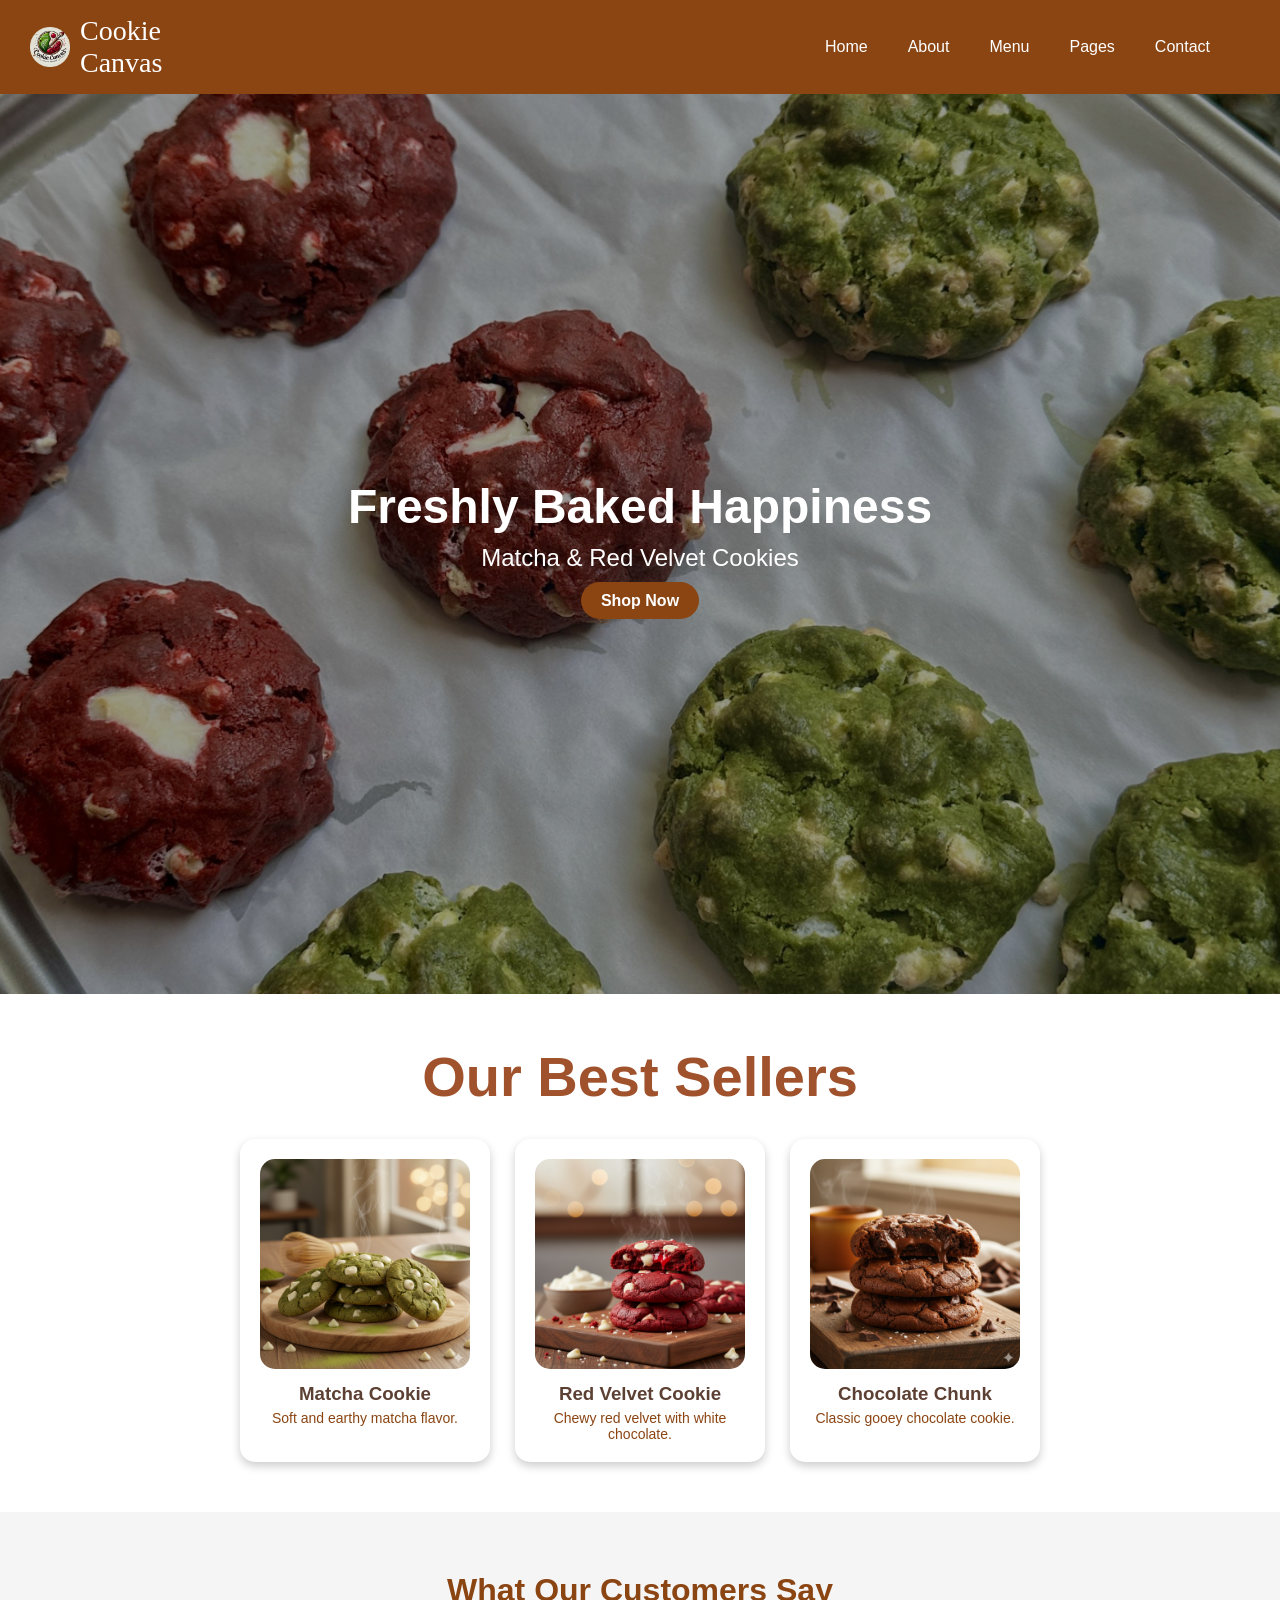
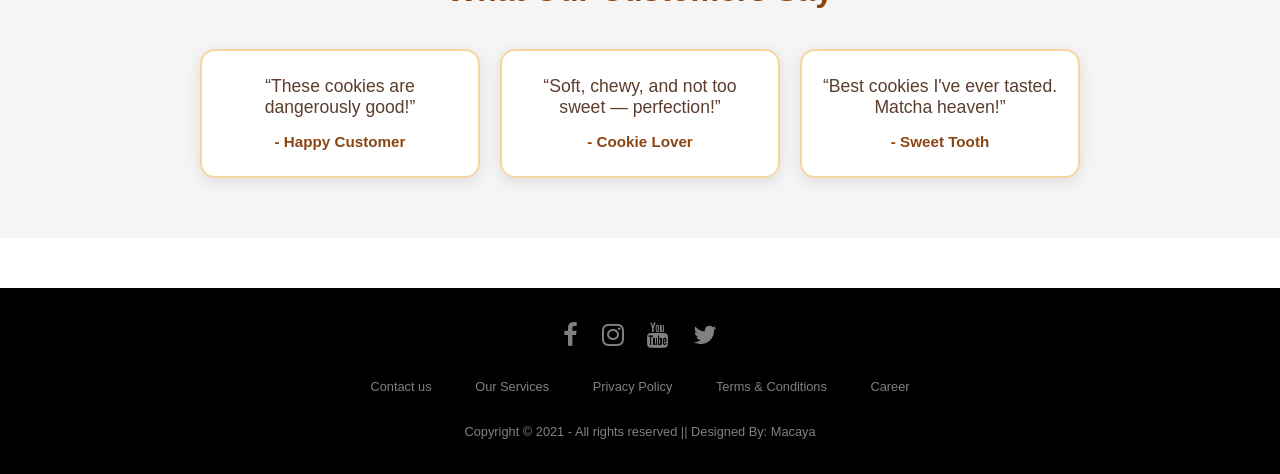
<file: index.html>
<!DOCTYPE html>
<html>
    <head>
        <meta charset="UTF-8" />
        <meta name="viewport" content="width=device-width, initial-scale=1.0" />
        <title>Cookies Canvas</title>

        <!-- Font Awesome for icons -->
        <link rel="stylesheet" href="https://cdnjs.cloudflare.com/ajax/libs/font-awesome/4.7.0/css/font-awesome.min.css">
        <!-- Css File -->
        <link rel="stylesheet" href="cookie.css">
    </head>

    <body class="mainPage-body">
        <!-- Navigation Bar -->
        <nav class="navbar">
            <div class="logo-container">
                <img src="Logo.png" alt="Cookie Canvas Logo">
                <span class="site-title">Cookie Canvas</span>
            </div>
                <ul class="nav-links">
                    <li><a href="#">Home</a></li>
                    <li><a href="about.html">About</a></li>
                    <li><a href="menu.html">Menu</a></li>
                    <li><a href="#">Pages</a></li>
                    <li><a href="#">Contact</a></li>
                </ul>
        </nav>

        <!-- Section 1 -->
        <section class="hero">
            <div class="hero-content">
                <h1>Freshly Baked Happiness</h1>
                <p>Matcha & Red Velvet Cookies</p>
                <a href="menu.html" class="shop-btn">Shop Now</a>
            </div>
        </section>


        <!-- Product Section -->
        <section id="products" class="product-section">
            <h2>Our Best Sellers</h2>
                <div class="product-grid">
                    <div class="product-card">
                    <img src="matcha.png" alt="Matcha Cookie" />
                    <h3>Matcha Cookie</h3>
                    <p>Soft and earthy matcha flavor.</p>
                </div>

            <div class="product-card">
                <img src="red-velvet2.png" alt="Red Velvet Cookie" />
                <h3>Red Velvet Cookie</h3>
                <p>Chewy red velvet with white chocolate.</p>
            </div>

            <div class="product-card">
                <img src="Choco.png" alt="Chocolate Chunk" />
                <h3>Chocolate Chunk</h3>
                <p>Classic gooey chocolate cookie.</p>
            </div>
        </section>

        <!-- Section 2 -->
        <section class="testimonials">
            <h2>What Our Customers Say</h2>
            <div class="testimonial-container">
                <div class="testimonial">
                    <p>“These cookies are dangerously good!” </p>
                    <span>- Happy Customer</span>
                </div>

                <div class="testimonial">
                    <p>“Soft, chewy, and not too sweet — perfection!” </p>
                    <span>- Cookie Lover</span>
                </div>

                <div class="testimonial">
                    <p>“Best cookies I've ever tasted. Matcha heaven!” </p>
                    <span>- Sweet Tooth</span>
                </div>
            </div>
        </section>

        <!-- Footer -->
        <footer>
            <div class="footer">
            <div class="row">
            <a href="https://www.facebook.com/"><i class="fa fa-facebook"></i></a>
            <a href="https://www.instagram.com/"><i class="fa fa-instagram"></i></a>
            <a href="https://www.youtube.com/"><i class="fa fa-youtube"></i></a>
            <a href="https://x.com/"><i class="fa fa-twitter"></i></a>
            </div>
            
            <div class="row">
            <ul>
            <li><a href="#">Contact us</a></li>
            <li><a href="#">Our Services</a></li>
            <li><a href="#">Privacy Policy</a></li>
            <li><a href="#">Terms & Conditions</a></li>
            <li><a href="#">Career</a></li>
            </ul>
            </div>
            
            <div class="row">
            Copyright © 2021 - All rights reserved || Designed By: Macaya 
            </div>
            </div>
        </footer>


    </body>
</html>
</file>
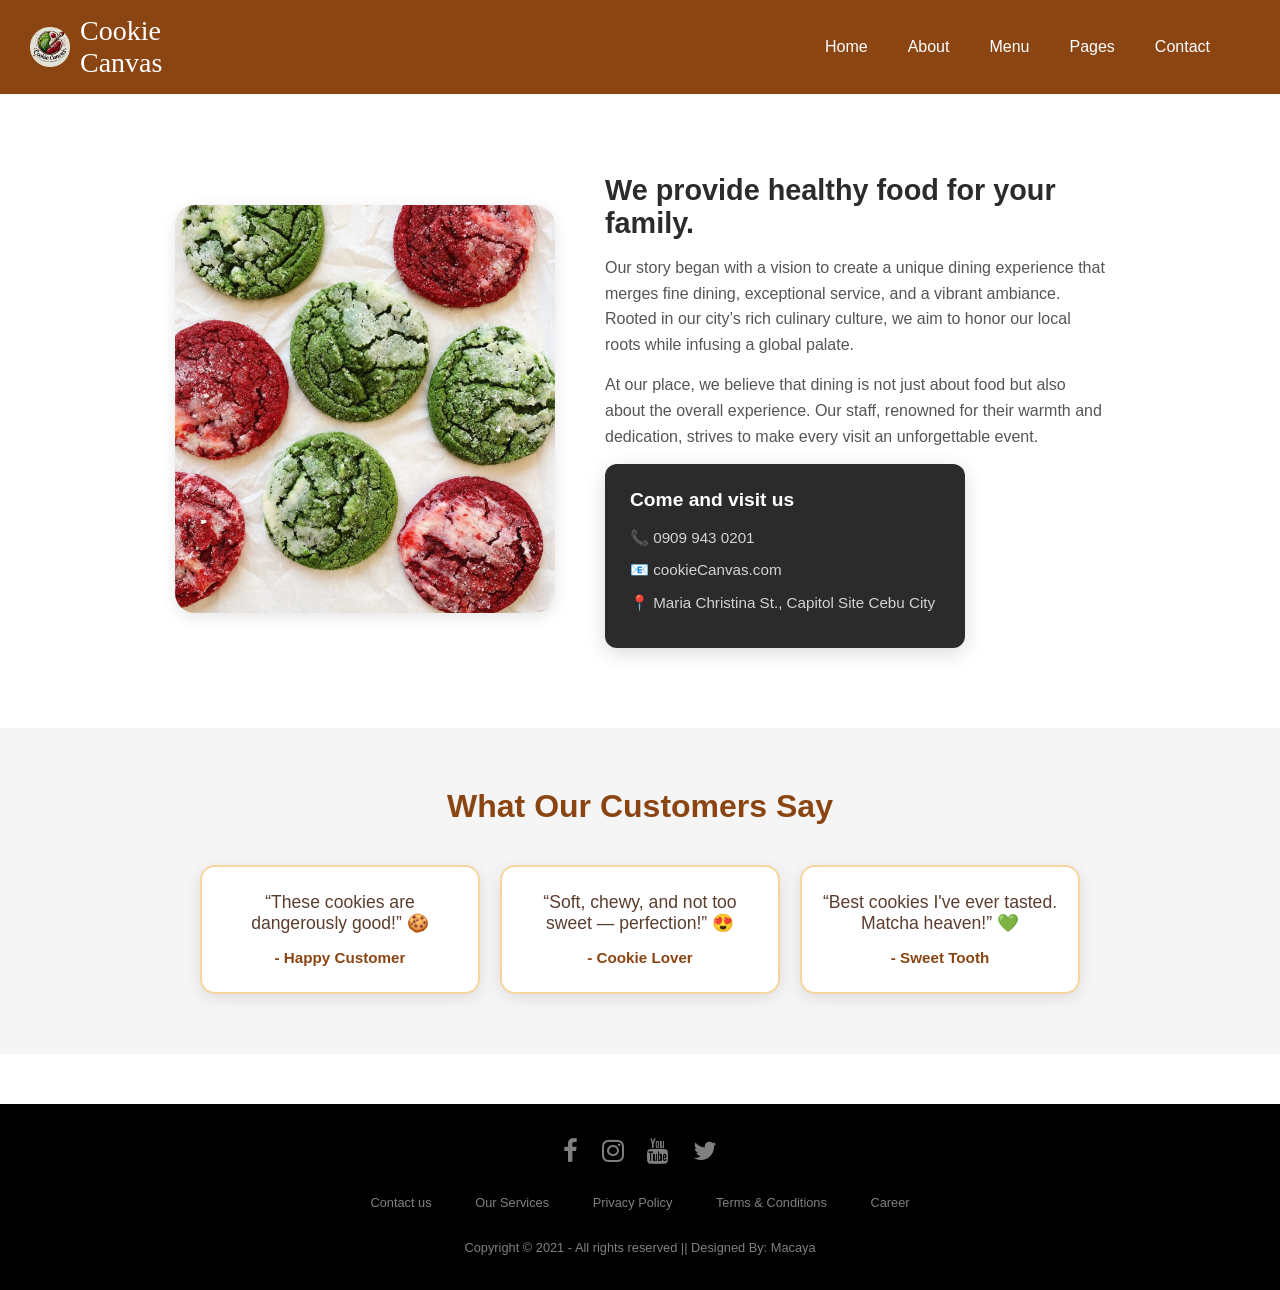
<file: about.html>
<!DOCTYPE html>
<html>
    <head>
        <meta charset="UTF-8" />
        <meta name="viewport" content="width=device-width, initial-scale=1.0" />
        <title>Cookies Canvas/About</title>

        <!-- Font Awesome for icons -->
        <link rel="stylesheet" href="https://cdnjs.cloudflare.com/ajax/libs/font-awesome/4.7.0/css/font-awesome.min.css">
        <!-- Css File -->
        <link rel="stylesheet" href="cookie.css">
    </head>


    <body class="mainPage-body">
        <!-- Navigation Bar -->
        <nav class="navbar">
            <div class="logo-container">
                <img src="Logo.png" alt="Cookie Canvas Logo">
                <span class="site-title">Cookie Canvas</span>
            </div>
                <ul class="nav-links">
                    <li><a href="index.html">Home</a></li>
                    <li><a href="#">About</a></li>
                    <li><a href="menu.html">Menu</a></li>
                    <li><a href="#">Pages</a></li>
                    <li><a href="#">Contact</a></li>
                </ul>
        </nav>

        <!-- Section 1 -->
        <section class="about-section">
            <div class="about-image">
                <img src="products.jpg" alt="Delicious food">
            </div>

            <div class="about-content">
                <h2>We provide healthy food for your family.</h2>
                <p>
                    Our story began with a vision to create a unique dining experience that merges fine dining, exceptional service, and a vibrant ambiance. 
                    Rooted in our city’s rich culinary culture, we aim to honor our local roots while infusing a global palate.
                </p>
                <p>
                    At our place, we believe that dining is not just about food but also about the overall experience. 
                    Our staff, renowned for their warmth and dedication, strives to make every visit an unforgettable event.
                </p>

            <div class="contact-card">
                <h3>Come and visit us</h3>
                <p>📞 0909 943 0201</p>
                <p>📧 cookieCanvas.com</p>
                <p>📍 Maria Christina St., Capitol Site Cebu City</p>
            </div>
        </section>

        <!-- Section 1 -->
        <section class="testimonials">
            <h2>What Our Customers Say</h2>
            <div class="testimonial-container">
                <div class="testimonial">
                    <p>“These cookies are dangerously good!” 🍪</p>
                    <span>- Happy Customer</span>
                </div>

                <div class="testimonial">
                    <p>“Soft, chewy, and not too sweet — perfection!” 😍</p>
                    <span>- Cookie Lover</span>
                </div>

                <div class="testimonial">
                    <p>“Best cookies I've ever tasted. Matcha heaven!” 💚</p>
                    <span>- Sweet Tooth</span>
                </div>
            </div>
        </section>

        <footer>
            <div class="footer">
            <div class="row">
            <a href="https://www.facebook.com/"><i class="fa fa-facebook"></i></a>
            <a href="https://www.instagram.com/"><i class="fa fa-instagram"></i></a>
            <a href="https://www.youtube.com/"><i class="fa fa-youtube"></i></a>
            <a href="https://x.com/"><i class="fa fa-twitter"></i></a>
            </div>
            
            <div class="row">
            <ul>
            <li><a href="#">Contact us</a></li>
            <li><a href="#">Our Services</a></li>
            <li><a href="#">Privacy Policy</a></li>
            <li><a href="#">Terms & Conditions</a></li>
            <li><a href="#">Career</a></li>
            </ul>
            </div>
            
            <div class="row">
            Copyright © 2021 - All rights reserved || Designed By: Macaya 
            </div>
            </div>
        </footer>

    </body>
</html>
</file>
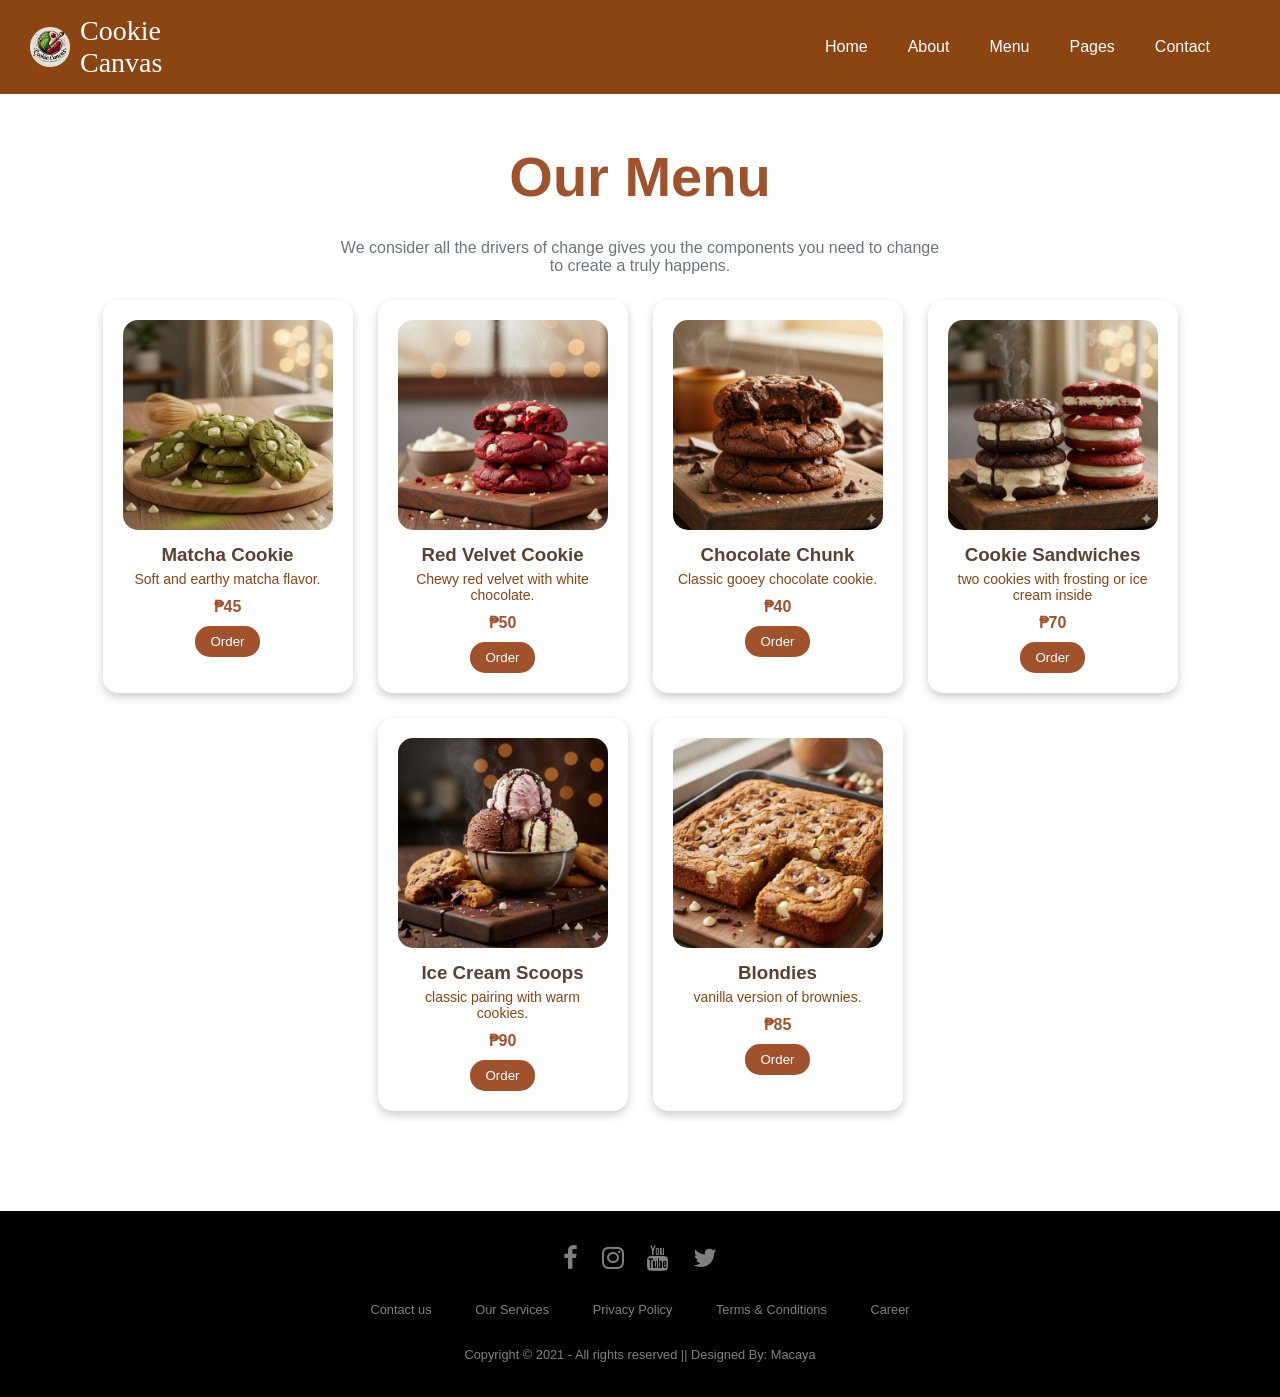
<file: menu.html>
<!DOCTYPE html>
<html>
    <head>
        <meta charset="UTF-8" />
        <meta name="viewport" content="width=device-width, initial-scale=1.0" />
        <title>Cookies Canvas/Menu</title>

        <!-- Font Awesome for icons -->
        <link rel="stylesheet" href="https://cdnjs.cloudflare.com/ajax/libs/font-awesome/4.7.0/css/font-awesome.min.css">
        <!-- Css File -->
        <link rel="stylesheet" href="cookie.css">
    </head>

    <body class="mainPage-body">
        <!-- Navigation Bar -->
        <nav class="navbar">
            <div class="logo-container">
                <img src="Logo.png" alt="Cookie Canvas Logo">
                <span class="site-title">Cookie Canvas</span>
            </div>
                <ul class="nav-links">
                    <li><a href="index.html">Home</a></li>
                    <li><a href="about.html">About</a></li>
                    <li><a href="#">Menu</a></li>
                    <li><a href="#">Pages</a></li>
                    <li><a href="#">Contact</a></li>
                </ul>
        </nav>

        <!-- Product Section -->
        <section id="products" class="product-section">
            <h2>Our Menu</h2>
            <p class="section-description">
                We consider all the drivers of change gives you the components
                you need to change to create a truly happens.
            </p>
                <div class="product-grid">
                    <div class="product-card">
                    <img src="matcha.png" alt="Matcha Cookie" />
                    <h3>Matcha Cookie</h3>
                    <p>Soft and earthy matcha flavor.</p>
                    <span>₱45</span>
                    <button>Order</button>
                </div>

            <div class="product-card">
                <img src="red-velvet2.png" alt="Red Velvet Cookie" />
                <h3>Red Velvet Cookie</h3>
                <p>Chewy red velvet with white chocolate.</p>
                <span>₱50</span>
                <button>Order</button>
            </div>

            <div class="product-card">
                <img src="Choco.png" alt="Chocolate Chunk" />
                <h3>Chocolate Chunk</h3>
                <p>Classic gooey chocolate cookie.</p>
                <span>₱40</span>
                <button>Order</button>
            </div>

            <div class="product-card">
                <img src="Cookie-Sandwiches.png" alt="Cookie Sandwiches" />
                <h3>Cookie Sandwiches</h3>
                <p>two cookies with frosting or ice cream inside</p>
                <span>₱70</span>
                <button>Order</button>
            </div>

            <div class="product-card">
                <img src="Ice-Cream-Scoops.png" alt="Ice Cream Scoops" />
                <h3>Ice Cream Scoops</h3>
                <p>classic pairing with warm cookies.</p>
                <span>₱90</span>
                <button>Order</button>
            </div>

            <div class="product-card">
                <img src="Blondies.png" alt="Blondies" />
                <h3>Blondies</h3>
                <p>vanilla version of brownies.</p>
                <span>₱85</span>
                <button>Order</button>
            </div>
        </section>

        

        <footer>
            <div class="footer">
            <div class="row">
            <a href="https://www.facebook.com/"><i class="fa fa-facebook"></i></a>
            <a href="https://www.instagram.com/"><i class="fa fa-instagram"></i></a>
            <a href="https://www.youtube.com/"><i class="fa fa-youtube"></i></a>
            <a href="https://x.com/"><i class="fa fa-twitter"></i></a>
            </div>
            
            <div class="row">
            <ul>
            <li><a href="#">Contact us</a></li>
            <li><a href="#">Our Services</a></li>
            <li><a href="#">Privacy Policy</a></li>
            <li><a href="#">Terms & Conditions</a></li>
            <li><a href="#">Career</a></li>
            </ul>
            </div>
            
            <div class="row">
            Copyright © 2021 - All rights reserved || Designed By: Macaya 
            </div>
            </div>
        </footer>

    </body>
</html>
</file>
<file: cookie.css>
* {
    margin: 0;
    padding: 0;
    box-sizing: border-box;
    font-family: 'Poppins', sans-serif;
}


/*------------------LOG IN PAGE------------------*/
.login-body{
    background-image: url('logInPage.png');
    background-size: cover;
    background-position: center;
    background-repeat: no-repeat;
    height: 100vh;
    display: flex;
    justify-content: center;
    align-items: center;
}

.login-container{
    background: rgb(255, 255, 255, 0.15);
    backdrop-filter: blur(10px);
    -webkit-backdrop-filter: blur(10px);
    border: 1px solid rgba(255, 255, 255, 0.25);
    border-radius: 15px;
    padding: 40px 50px;
    text-align: center;
    box-shadow: 0 4px 30px rgb(0, 0, 0, 0.2);
    width: 350px notes
}

.login-container h1 {
    color: #8b4513;
    margin-bottom: 10px;
}

.login-container p {
    color: white;
    margin-bottom: 20px;
    text-align: center;
}

#loginForm{
    display: flex;
    flex-direction: column;
    align-items: center;
}

.login-container input {
    width: 100%;
    padding: 10px;
    margin: 10px 0;
    border-radius: 8px;
    border: none;
    font-size: 14px;
}

.login-container button {
    background-color: #8B4513;
    color: white;
    border: none;
    padding: 10px 20px;
    border-radius: 20px;
    font-size: 16px;
    cursor: pointer;
    transition: background 0.3s ease;
}

.login-container button:hover {
    background-color: #a0522d;
}

.small-text {
    font-size: 0.9em;
    color: #fff;
    margin-top: 10px;
    cursor: pointer;
}



/*------------------MAIN PAGE------------------*/
.mainPage-body {
  background-color: white;
  font-family: 'Poppins', sans-serif;
}

.navbar {
    background-color: #8B4513;
    align-items: center;
    color: white;
    display: flex;
    justify-content: flex-start;
    padding: 15px 30px;
}

.logo-container {
    display: flex;
    align-items: center;
    margin-right: 50%;
}

.logo-container img {
    height: 40px;
    margin-right: 10px;
}

.site-title {
    font-family: 'Playfair Display', serif;
    font-size: 28px;
    color: white;
}

.nav-links {
    list-style: none;
    display: flex;
    padding: 0;
    margin: 0;
}

.nav-links li {
    margin-right: 40px;
}

.nav-links a {
    text-decoration: none;
    color: white;
    font-family: 'Open Sans', sans-serif;
    font-size: 16px;
    transition: color 0.3s ease;
}

.nav-links a:hover {
    color: #f5d6a1;
}

.nav-links .active a {
    background-color: #e0e6d6;
    padding: 8px 15px;
    border-radius: 5px;
    color: #333;
}




.logout {
    background-color: #fff8dc;
    color: black;
    padding: 6px 12px;
    border-radius: 8px;
}

 add this 
.nav-links a.logout {
  color: black;
}

.logout:hover {
  background-color: #f3e5ab;
}
  

/*Section 1*/
.hero {
    background-image: url('cookies2.jpeg');
    background-size: cover;
    background-position: center;
    background-repeat: no-repeat;
    height: 100vh;
    display: flex;
    justify-content: center;
    align-items: center;
    text-align: center;
    color: white;
    position: relative;
}

.hero::before {
    content: "";
    position: absolute;
    top: 0;
    left: 0;
    width: 100%;
    height: 100%;
    background: rgba(0, 0, 0, 0.4);
    z-index: 1;
}

.hero-content {
    position: relative;
    z-index: 2;
}

.hero h1 {
    font-size: 3em;
    margin-bottom: 10px;
}

.hero p {
    font-size: 1.5em;
    margin-bottom: 20px;
}

.shop-btn {
    background-color: #8B4513;
    color: white;
    padding: 10px 20px;
    border-radius: 20px;
    text-decoration: none;
    font-weight: bold;
    transition: background 0.3s ease;
}

.shop-btn:hover {
    background-color: #a0522d;
}

/* Section 2 */
.testimonials {
    background-color: whitesmoke;
    padding: 60px 20px;
    text-align: center;
}

.testimonials h2 {
    color: #8B4513;
    font-size: 2em;
    margin-bottom: 40px;
}

.testimonial-container {
    display: flex;
    flex-wrap: wrap;
    justify-content: center;
    gap: 20px;
}

.testimonial { /*box*/
    background: #fff;
    border: 2px solid #f5d6a1;
    border-radius: 15px;
    box-shadow: 0 4px 15px rgba(0, 0, 0, 0.1);
    width: 280px;
    padding: 25px 20px;
    transition: transform 0.3s ease, box-shadox 0.3 ease;
}

.testimonial:hover {
    transform: translateY(-5px);
    box-shadow: 0 6px 20px rgba(0, 0, 0, 0.15);
}

.testimonial p {
    color: #5c3d2e;
    font-size: 1.1em;
    margin-bottom: 15px;
}

.testimonial span {
    color: #8B4513;
    font-weight: bold;
    font-size: 0.95em;
}

.footer {
  background: #000;
  color: gray;
  padding: 20px 0;
  font-family: 'Play', sans-serif;
  text-align: center;
  width: 100%;
  position: relative; /* or fixed if you want it always visible */
  bottom: 0;
  left: 0;
  margin-top: 50px;
}

.footer .row {
  width: 100%;
  margin: 10px 0;
  padding: 5px 0;
  font-size: 0.8em;
}

.footer .row a {
  text-decoration: none;
  color: gray;
  transition: 0.5s;
}

.footer .row a:hover {
  color: #fff;
}

.footer .row ul {
  width: 100%;
  padding: 0;
  margin: 10px 0;
}

.footer .row ul li {
  display: inline-block;
  margin: 0 20px;
}

.footer .row a i {
  font-size: 2em;
  margin: 0 10px;
}

/* Responsive footer */
@media (max-width: 720px) {
  .footer {
    text-align: left;
    padding: 5%;
  }

  .footer .row ul li {
    display: block;
    margin: 10px 0;
    text-align: left;
  }

  .footer .row a i {
    margin: 0 5%;
  }
}


/*------------------MENU PAGE------------------*/
/* Product Section */
.product-section {
    text-align: center;
    padding: 50px 20px;
}

.product-section h2 {
    color: #a0522d;
    margin-bottom: 30px;
}

.section-description {
    color: #6c757d;
    font-size: 1rem;
    font-weight: 400;
    max-width: 600px;
    margin: 0 auto 25px auto;
}

.product-grid {
    display: flex;
    justify-content: center;
    flex-wrap: wrap;
    gap: 25px;
}

.product-card { /*Card sa 3*/
    background: #fff;
    border-radius: 15px;
    box-shadow: 0 4px 10px rgb(0, 0, 0, 0.2);
    padding: 20px;
    width: 250px;
    transition: transform 0.3s, box-shadow 0.3s;
}

.product-card:hover {
    transform: scale(1.05);
    box-shadow: 0 6px 15px rgba(0, 0, 0, 0.3);
}

.product-card img {
    width: 100%;
    border-radius: 15px;
}

.product-card h3 {
    color: #5c4033;
    margin: 10px 0 5px;
}

.product-card p {
    color: #8B4513;
    font-size: 14px;
}

.product-card button {
    margin-top: 10px;
    padding: 8px 15px;
    background-color: #a0522d;
    color: white;
    border: none;
    border-radius: 15px;
    cursor: pointer;
    transition: 0.3s;
}

.product-card button:hover {
    background-color: #8B4513;
}


.product-section h2 {
    font-size: 3.5em;
}

.product-card span {
    display: block;
    margin-top: 10px;
    font-weight: bold;
    color: #a0522d;
}

/*------------------ABOUT PAGE------------------*/
.about-section {
    display: flex;
    align-items: center;
    justify-content: center;
    gap: 50px;
    padding: 80px 10%;
    background-color: white;
}

.about-image img {
    width: 380px;
    height: auto;
    border-radius: 20px;
    box-shadow: 0 4px 15px rgba(0, 0, 0, 0.1);
}

.about-content {
    max-width: 500px;
    color: #333;
}

.about-content h2 {
    font-size: 1.8em;
    color: #2b2b2b;
    margin-bottom: 15px;
}

.about-content p {
    font-size: 1em;
    line-height: 1.6;
    color: #555;
    margin-bottom: 15px;
}

.contact-card {
    background-color: #2b2b2b;
    color: #fff;
    border-radius: 12px;
    padding: 25px;
    box-shadow: 0 5px 20px rgba(0, 0, 0, 0.15);
    width: 72%;
}

.contact-card h3 {
    margin-bottom: 15px;
    font-size: 1.2em;
}

.contact-card p {
    margin: 8px 0;
    font-size: 0.95em;
    color: lightgrey;
}
</file>
